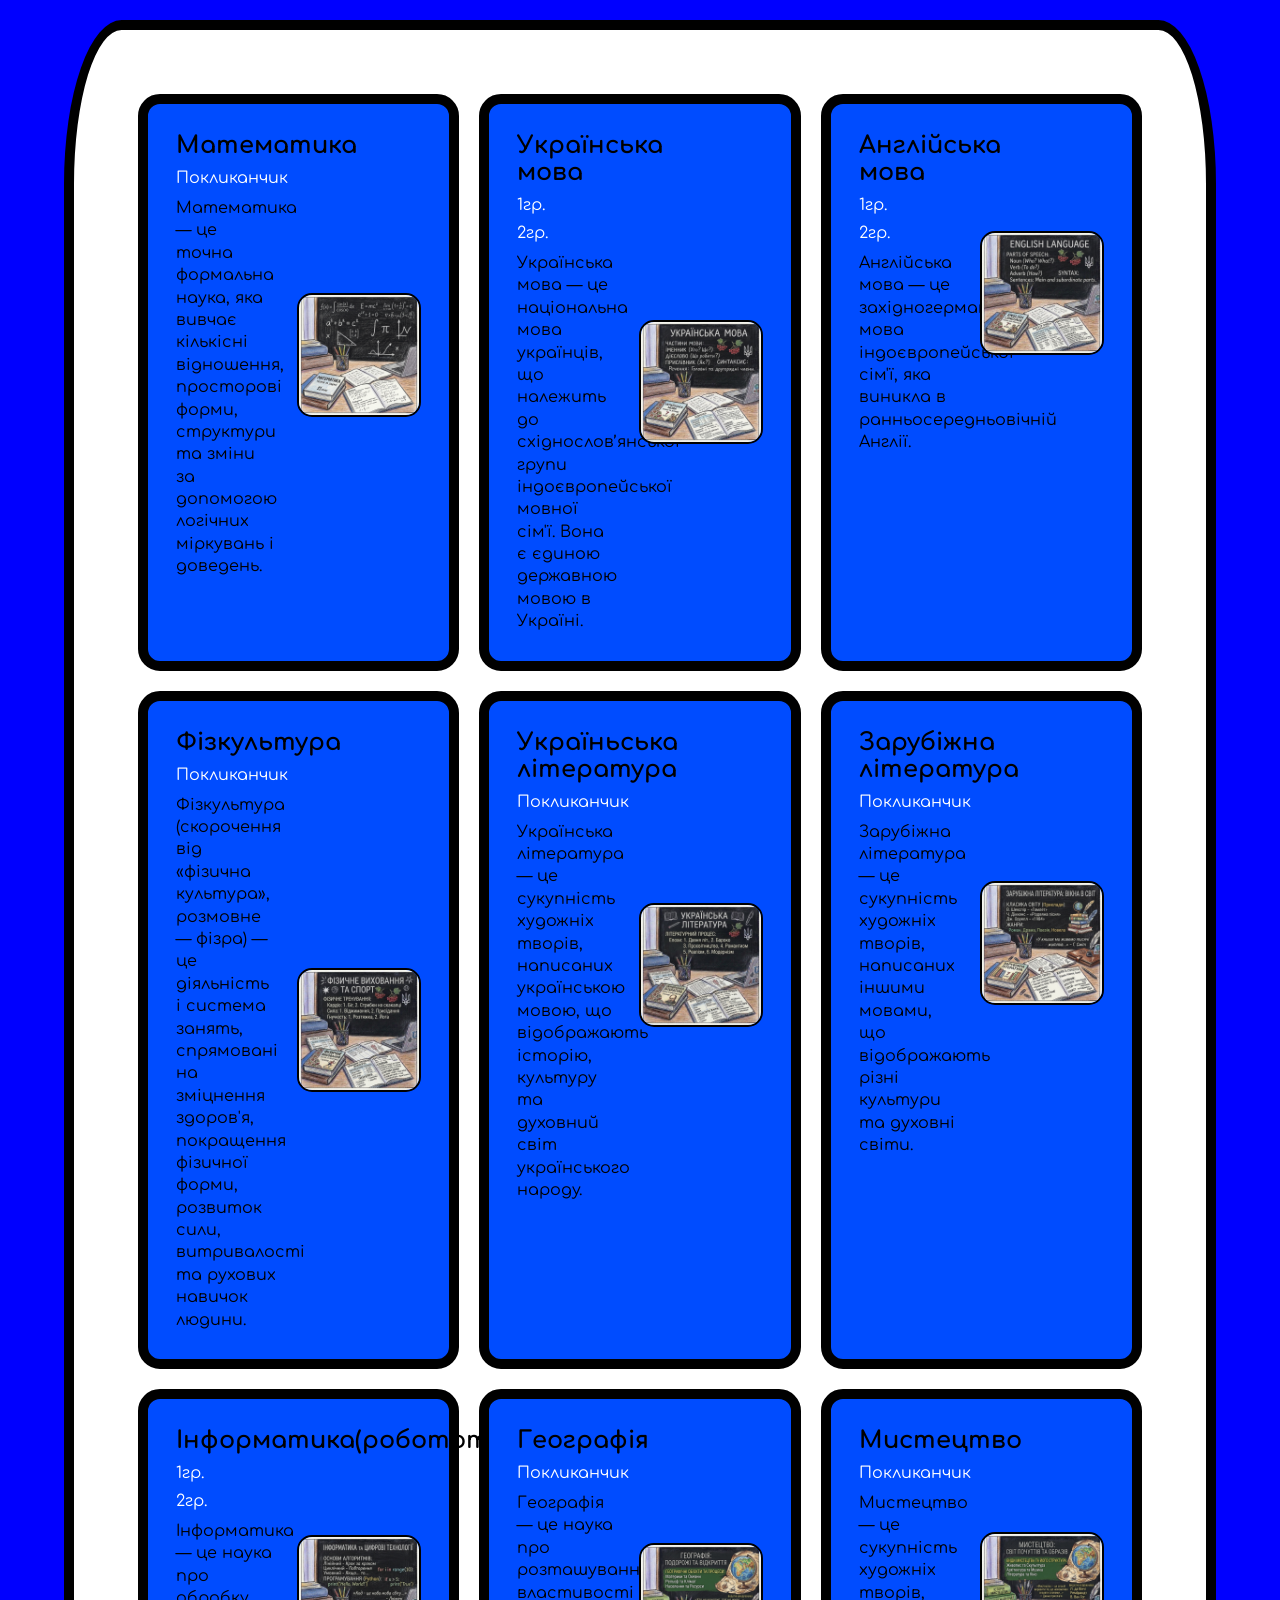
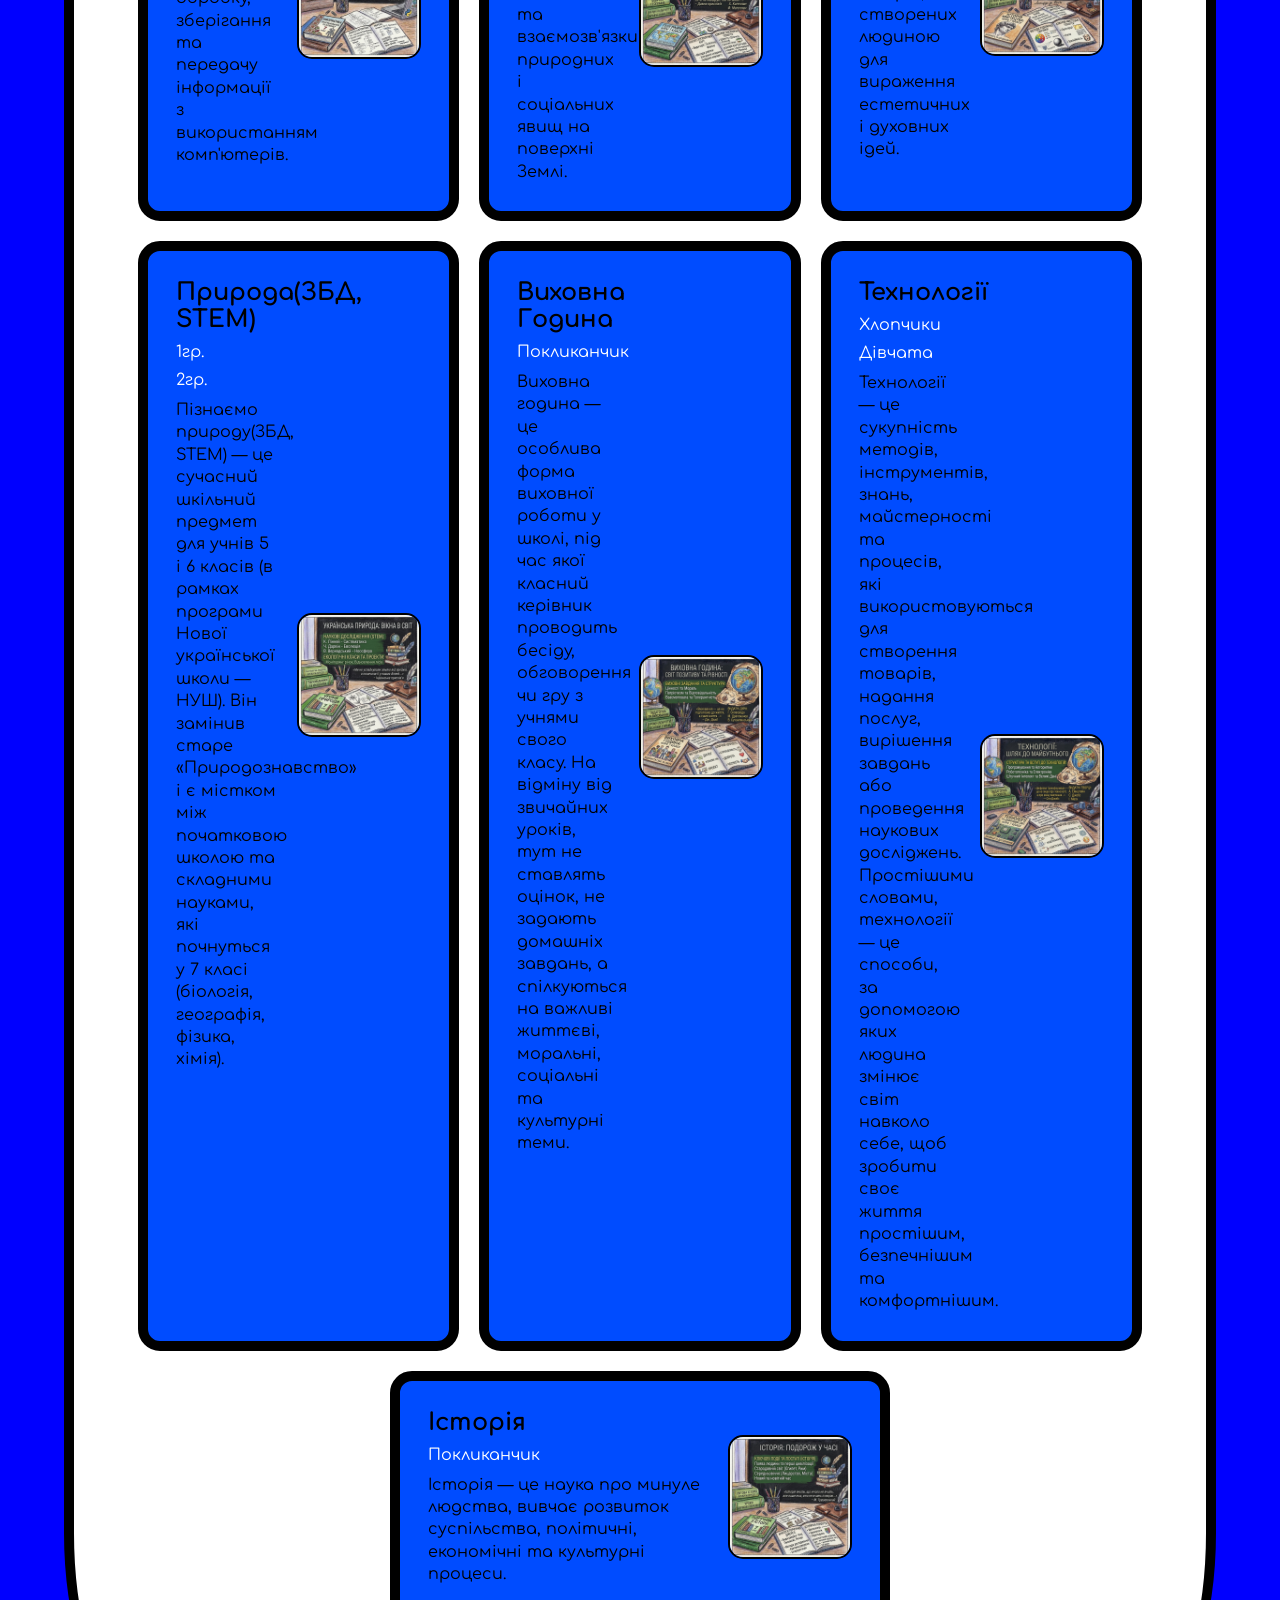
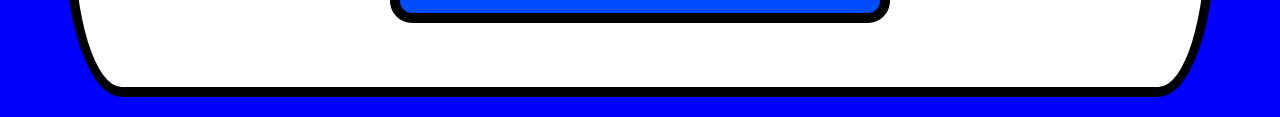
<file: Index.html>
<!DOCTYPE html>
<html lang="uk">
<head>
  <meta charset="UTF-8">
  <meta name="viewport" content="width=device-width, initial-scale=1.0">
  <title>Покликанчик</title>
  <link rel="stylesheet" href="Poklickanchik.css">
  <link rel="preconnect" href="https://fonts.googleapis.com">
<link rel="preconnect" href="https://fonts.gstatic.com" crossorigin>
<link href="https://fonts.googleapis.com/css2?family=Comfortaa:wght@300..700&display=swap" rel="stylesheet">
</head>
<body>
  <div class="Glavnii">
    <div class="poklikfnchik">
      <div class="subject-card">
        <div class="card-info">
          <h2 class="title">Математика</h2>
          <a href="https://us05web.zoom.us/j/81971079813?pwd=Ep5fvfDo6FWLJqBcRlQze3bpzHOmDO.1" class="link">Покликанчик</a>
          <p class="description">
            Математика — це точна формальна наука, яка вивчає кількісні відношення, просторові форми, структури та зміни за допомогою логічних міркувань і доведень.
          </p>
        </div>
        <img src="Картинки/image_c0a2850d.jpg" alt="Математика">
      </div>
    </div>

    <div class="poklikfnchik">
      <div class="subject-card">
        <div class="card-info">
          <h2 class="title">Українська мова</h2>
          <a href="https://us05web.zoom.us/j/7539478776?pwd=M0IYCGbFw0aO3MEGcfsW0cYODJd2b4.1&omn=81052498141" class="link">1гр.</a>
          <a href="https://us05web.zoom.us/j/88976160011?pwd=OxTebHgKkhgWM1c3OnXhYrdtclh7aM.1" class="link">2гр.</a>
          <p class="description">
            Українська мова — це національна мова українців, що належить до східнослов’янської групи індоєвропейської мовної сім'ї. Вона є єдиною державною мовою в Україні.
          </p>
        </div>
        <img src="Картинки/image_9839dd6e.jpg" alt="Українська мова">
      </div>
    </div>

    <div class="poklikfnchik">
      <div class="subject-card">
        <div class="card-info">
          <h2 class="title">Англійська мова</h2>
          <a href="https://us04web.zoom.us/j/73702481073?pwd=D6bFslyaC1lcm4bzZDtJMPaHb9vewy.1" class="link">1гр.</a>
          <a href="https://us05web.zoom.us/j/89330517503?pwd=EdC8NnEHwq33ivbXqCegdqCo1ubQxh.1" class="link">2гр.</a>
          <p class="description">
            Англійська мова — це західногерманська мова індоєвропейської сім'ї, яка виникла в ранньосередньовічній Англії.
          </p>
        </div>
        <img src="Картинки/image_3e3712b2.jpg" alt="Англійська мова">
      </div>
    </div>

    <div class="poklikfnchik">
      <div class="subject-card">
        <div class="card-info">
          <h2 class="title">Фізкультура</h2>
          <a href="https://us05web.zoom.us/j/81206362716?pwd=KetTXfVX9bv1p7zizEm9MXktoGbFQU.1" class="link">Покликанчик</a>
          <p class="description">
            Фізкультура (скорочення від «фізична культура», розмовне — фізра) — це діяльність і система занять, спрямовані на зміцнення здоров'я, покращення фізичної форми, розвиток сили, витривалості та рухових навичок людини.
          </p>
        </div>
        <img src="Картинки/image_c3a9f6d.jpg" alt="Фізкультура">
      </div>
    </div>

    <div class="poklikfnchik">
      <div class="subject-card">
        <div class="card-info">
          <h2 class="title">Україньська література</h2>
          <a href="https://us05web.zoom.us/j/88976160011?pwd=OxTebHgKkhgWM1c3OnXhYrdtclh7aM.1" class="link">Покликанчик</a>
          <p class="description">
            Українська література — це сукупність художніх творів, написаних українською мовою, що відображають історію, культуру та духовний світ українського народу.
          </p>
        </div>
        <img src="Картинки/image_238227f6.jpg" alt="Фізкультура">
      </div>
    </div>

    <div class="poklikfnchik">
      <div class="subject-card">
        <div class="card-info">
          <h2 class="title">Зарубіжна література</h2>
          <a href="https://us05web.zoom.us/j/2370007173?pwd=QjBRSDRCWlc0Mkd0TGp3MmZNckNEZz09&omn=86987922397" class="link">Покликанчик</a>
          <p class="description">
            Зарубіжна література — це сукупність художніх творів, написаних іншими мовами, що відображають різні культури та духовні світи.
          </p>
        </div>
        <img src="Картинки/image_a94eb2a6.jpg" alt="Фізкультура">
      </div>
    </div>

    <div class="poklikfnchik">
      <div class="subject-card">
        <div class="card-info">
          <h2 class="title">Інформатика(робототехніка)</h2>
          <a href="https://us05web.zoom.us/j/83509220520?pwd=gjBOcoxht5xRY9l5IUt0EWlQL28J1X.1" class="link">1гр.</a>
          <a href="https://us05web.zoom.us/j/86099871278?pwd=tT1J5IgBqW6VeWk4BPv9oaw3MNwl41.1" class="link">2гр.</a>
          <p class="description">
            Інформатика — це наука про обробку, зберігання та передачу інформації з використанням комп'ютерів.
          </p>
        </div>
        <img src="Картинки/image_5fc9b992.jpg" alt="Фізкультура">
      </div>
    </div>

    <div class="poklikfnchik">
      <div class="subject-card">
        <div class="card-info">
          <h2 class="title">Географія</h2>
          <a href="https://us05web.zoom.us/j/9755091442?pwd=8cM4paQXHaegXAnRd07K2AwaKqQSrO.1&omn=87091745672" class="link">Покликанчик</a>
          <p class="description">
            Географія — це наука про розташування, властивості та взаємозв'язки природних і соціальних явищ на поверхні Землі.
          </p>
        </div>
        <img src="Картинки/image_ec0706ae.jpg" alt="Фізкультура">
      </div>
    </div>

    <div class="poklikfnchik">
      <div class="subject-card">
        <div class="card-info">
          <h2 class="title">Мистецтво</h2>
          <a href="https://us05web.zoom.us/j/83350203626?pwd=Rv6vp0a3Pen8Pz3HAaH48xyo1Xdiie.1" class="link">Покликанчик</a>
          <p class="description">
            Мистецтво — це сукупність художніх творів, створених людиною для вираження естетичних і духовних ідей.
          </p>
        </div>
        <img src="Картинки/image_1dd8cf5a.jpg" alt="Фізкультура">
      </div>
    </div>

    <div class="poklikfnchik">
      <div class="subject-card">
        <div class="card-info">
          <h2 class="title">Природа(ЗБД, STEM)</h2>
          <a href="https://us05web.zoom.us/j/86032519910?pwd=7OdOnIcLg2RmH2Gb5WasYBbngNt5FH.1" class="link">1гр.</a>
          <a href="https://us05web.zoom.us/j/81971079813?pwd=Ep5fvfDo6FWLJqBcRlQze3bpzHOmDO.1" class="link">2гр.</a>
          <p class="description">
            Пізнаємо природу(ЗБД, STEM) — це сучасний шкільний предмет для учнів 5 і 6 класів (в рамках програми Нової української школи — НУШ). Він замінив старе «Природознавство» і є містком між початковою школою та складними науками, які почнуться у 7 класі (біологія, географія, фізика, хімія).
          </p>
        </div>
        <img src="Картинки/image_418115d6.jpg" alt="Фізкультура">
      </div>
    </div>

    <div class="poklikfnchik">
      <div class="subject-card">
        <div class="card-info">
          <h2 class="title">Виховна Година</h2>
          <a href="https://us05web.zoom.us/j/81971079813?pwd=Ep5fvfDo6FWLJqBcRlQze3bpzHOmDO.1" class="link">Покликанчик</a>
          <p class="description">
            Виховна година — це особлива форма виховної роботи у школі, під час якої класний керівник проводить бесіду, обговорення чи гру з учнями свого класу. На відміну від звичайних уроків, тут не ставлять оцінок, не задають домашніх завдань, а спілкуються на важливі життєві, моральні, соціальні та культурні теми.
          </p>
        </div>
        <img src="Картинки/image_a8f2db90.jpg" alt="Фізкультура">
      </div>
    </div>
    <div class="poklikfnchik">
      <div class="subject-card">
        <div class="card-info">
          <h2 class="title">Технології</h2>
          <a href="https://us05web.zoom.us/j/6465898639?pwd=OFhydG9Jd0NmQk42UnRPZUZBUDhNZz09&omn=84962240353" class="link">Хлопчики</a>
          <a href="https://us05web.zoom.us/j/84193197794?pwd=BaZZ4l022bEdetCQuDtIF1WoFBWmz2.1" class="link">Дівчата</a>
          <p class="description">
            Технології — це сукупність методів, інструментів, знань, майстерності та процесів, які використовуються для створення товарів, надання послуг, вирішення завдань або проведення наукових досліджень. Простішими словами, технології — це способи, за допомогою яких людина змінює світ навколо себе, щоб зробити своє життя простішим, безпечнішим та комфортнішим.
          </p>
        </div>
        <img src="Картинки/image_b0cb1cbc.jpg" alt="Фізкультура">
      </div>
    </div>
    <div class="poklikfnchik">
      <div class="subject-card">
        <div class="card-info">
          <h2 class="title">Історія</h2>
          <a href=" https://us04web.zoom.us/j/8674766450?pwd=wWAkGFba9ntrv7i7KqaEqbDH7tIk8q.1" class="link">Покликанчик</a>
          <p class="description">
            Історія — це наука про минуле людства, вивчає розвиток суспільства, політичні, економічні та культурні процеси.
          </p>
        </div>
        <img src="Картинки/image_3ac264fe.jpg" alt="Фізкультура">
      </div>
    </div>
  </div>
</body>
</html>
</file>
<file: Poklickanchik.css>
body {
    margin: 0;
    background: blue;
    font-family: Arial, sans-serif;
}

.Glavnii {
    width: 90%;
    margin: 20px auto;
    background: white;
    border-radius: 5%;
    border: 10px solid black;
    padding: 5%;
    box-sizing: border-box;
    display: flex;
    flex-wrap: wrap;
    justify-content: center;
    gap: 20px;
}

.poklikfnchik {
    flex: 1 1 320px;
    max-width: 500px;
    min-width: 280px;
    box-sizing: border-box;
    background: #004cff;
    border: 10px solid #000;
    border-radius: 22px;
    padding: 10px;
}

.subject-card {
    display: flex;
    justify-content: space-between;
    align-items: center;
    gap: 20px;
    width: 100%;
    box-sizing: border-box;
    background: #ffffff00;
    border-radius: 18px;
    padding: 18px;
}

.card-info {
    display: flex;
    flex-direction: column;
    gap: 10px;
    color: #000;
    flex: 1;
    min-width: 0;
}

.card-info .description {
    margin: 0;
    line-height: 1.4;
}

img {
    width: 120px;
    height: auto;
    object-fit: cover;
    border-radius: 15px;
    flex-shrink: 0;
    border: 2px solid #000;
}

.link {
    color: #ffffff;
    text-decoration: none;
    font-weight: 700px;
    font-family: "Comfortaa", sans-serif;
  font-optical-sizing: auto;
  font-style: normal;
}

.title {
    margin: 0;
    color: #000;
    font-weight: 700px;
    font-family: "Comfortaa", sans-serif;
  font-optical-sizing: auto;
  font-style: normal;
}
.description {
    margin: 0;
    color: #000;
    font-weight: 700px;
    font-family: "Comfortaa", sans-serif;
  font-optical-sizing: auto;
  font-style: normal;
}
</file>
